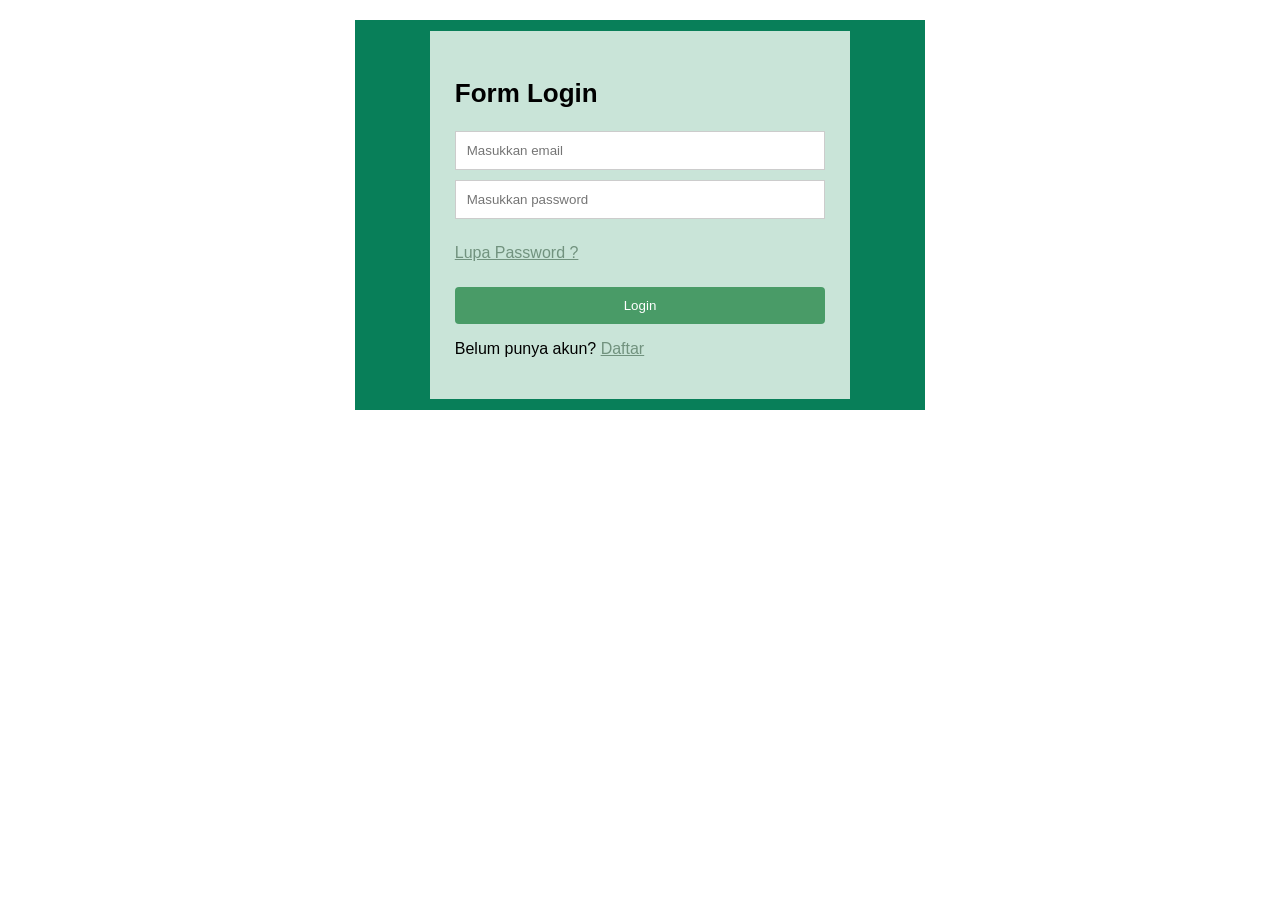
<file: index.html>
<!DOCTYPE html>
<html lang="id">
<head>
    <meta charset="UTF-8">
    <meta name="viewport" content="width=device-width, initial-scale=1.0">
    <title>Form Login</title>
    <link rel="stylesheet" href="index.css">
</head>
<body>
    <div class="container">
        <div class="form-box">
            <h2>Form Login</h2>

            <form>
                <input type="email" placeholder="Masukkan email" required>
                <input type="password" placeholder="Masukkan password" required>

                <a href="#">Lupa Password ?</a>

                <button type="submit">Login</button>
            </form>

            <p>Belum punya akun? <a href="index1.html">Daftar</a></p>
        </div>
    </div>
</body>
</html>
</file>
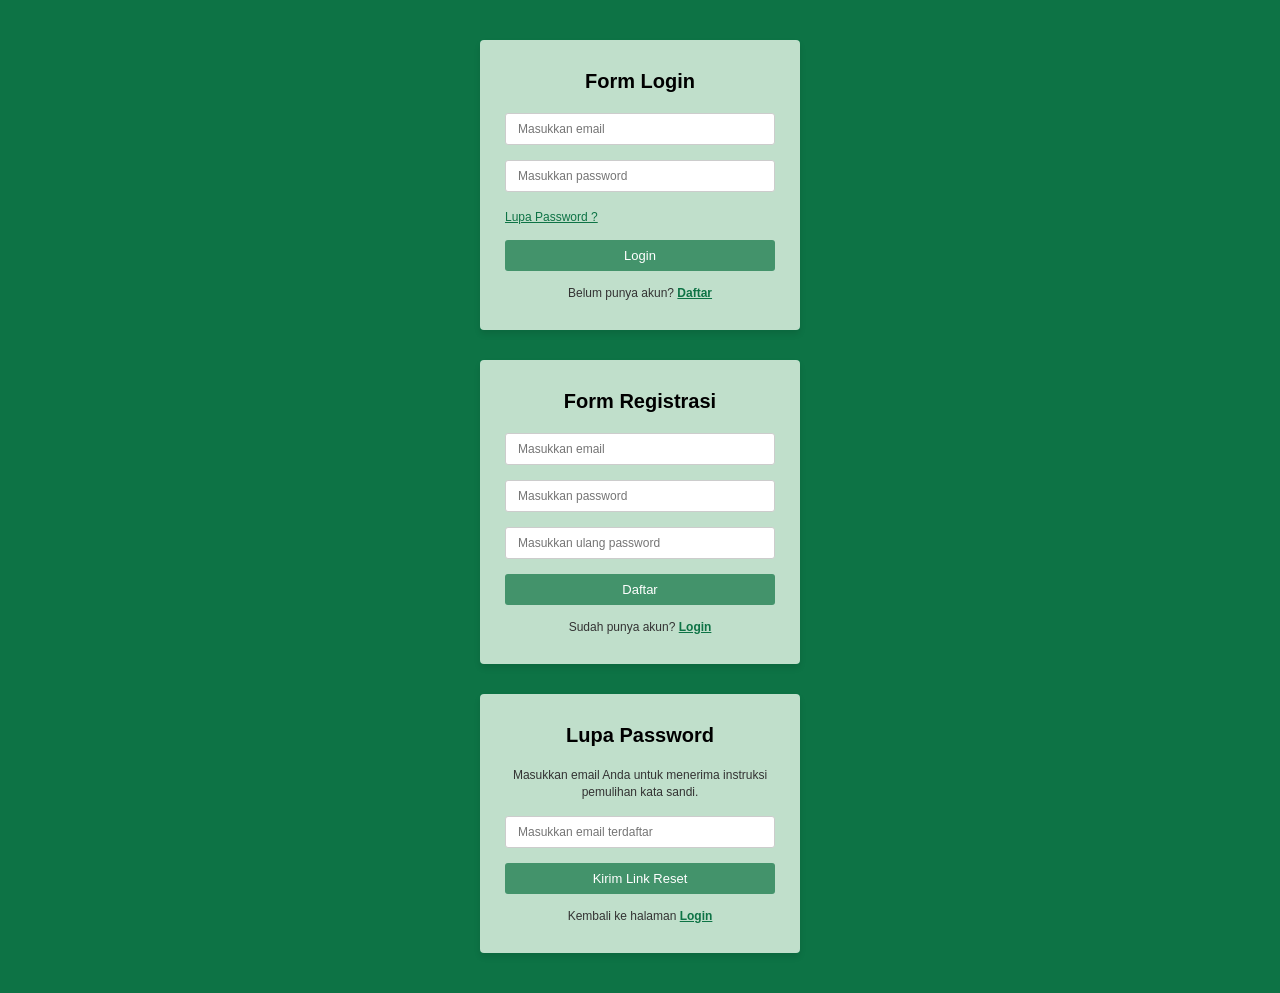
<file: index1.html>
<!DOCTYPE html>
<html lang="id">
<head>
    <meta charset="UTF-8">
    <meta name="viewport" content="width=device-width, initial-scale=1.0">
    <title>Tugas 1 - Form Login, Registrasi & Lupa Password</title>
    <link rel="stylesheet" href="index1.css">
</head>
<body>

    <!-- 1. Form Login -->
    <div class="card">
        <h2>Form Login</h2>
        <form>
            <div class="input-group">
                <input type="email" placeholder="Masukkan email" required>
            </div>
            <div class="input-group">
                <input type="password" placeholder="Masukkan password" required>
            </div>
            <div class="forgot-pass">
                <a href="#lupa-password">Lupa Password ?</a>
            </div>
            <button type="submit" class="btn">Login</button>
            <p class="footer-text">Belum punya akun? <a href="#registrasi">Daftar</a></p>
        </form>
    </div>

    <!-- 2. Form Registrasi (Daftar) -->
    <div class="card" id="registrasi">
        <h2>Form Registrasi</h2>
        <form>
            <div class="input-group">
                <input type="email" placeholder="Masukkan email" required>
            </div>
            <div class="input-group">
                <input type="password" placeholder="Masukkan password" required>
            </div>
            <div class="input-group">
                <input type="password" placeholder="Masukkan ulang password" required>
            </div>
            <button type="submit" class="btn">Daftar</button>
            <p class="footer-text">Sudah punya akun? <a href="#">Login</a></p>
        </form>
    </div>

    <!-- 3. Form Lupa Password -->
    <div class="card" id="lupa-password">
        <h2>Lupa Password</h2>
        <p class="desc">Masukkan email Anda untuk menerima instruksi pemulihan kata sandi.</p>
        <form>
            <div class="input-group">
                <input type="email" placeholder="Masukkan email terdaftar" required>
            </div>
            <button type="submit" class="btn">Kirim Link Reset</button>
            <p class="footer-text">Kembali ke halaman <a href="#">Login</a></p>
        </form>
    </div>

</body>
              </html>
</file>
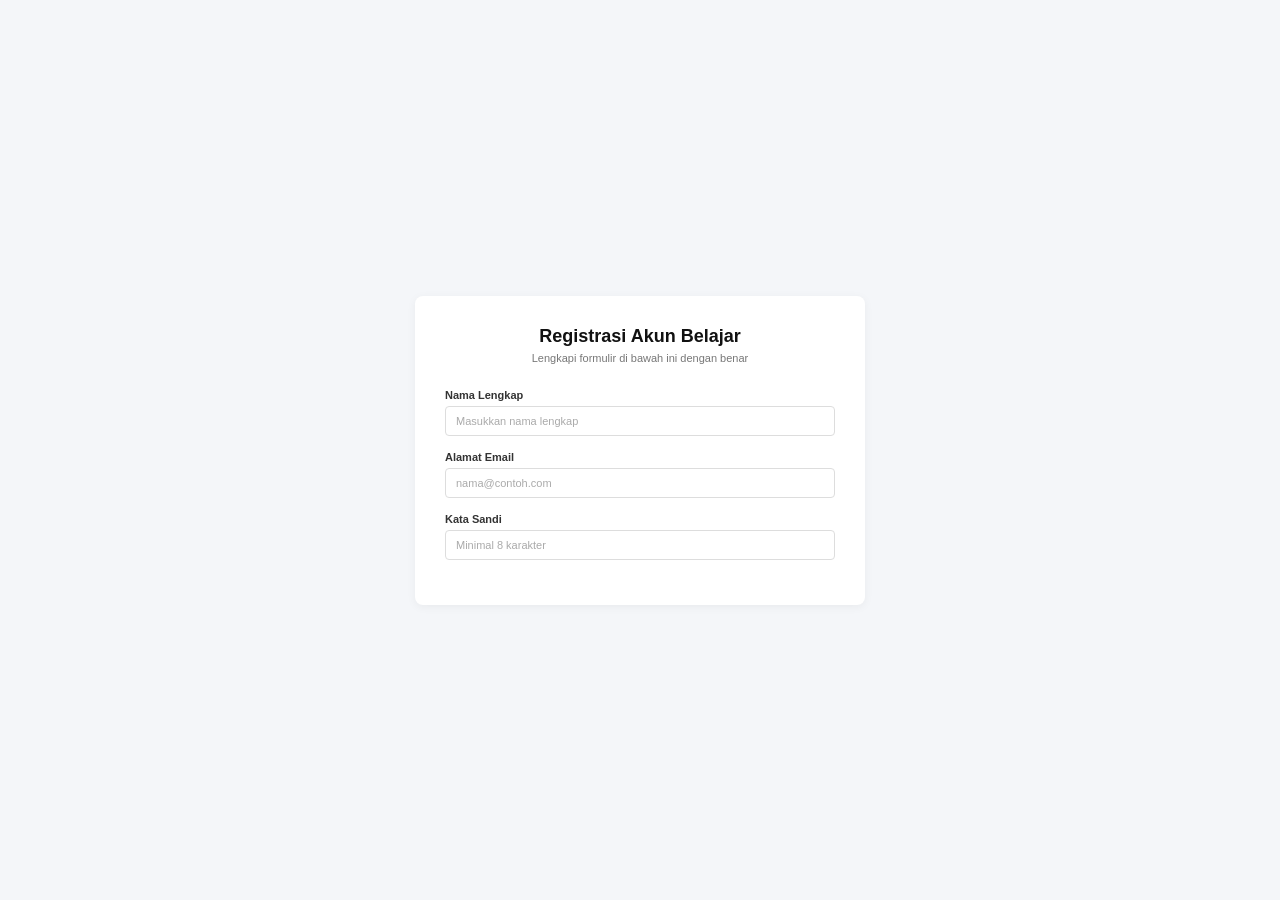
<file: index2.html>
<!DOCTYPE html>
<html lang="id">
<head>
    <meta charset="UTF-8">
    <meta name="viewport" content="width=device-width, initial-scale=1.0">
    <title>Formulasi Registrasi</title>
    <link rel="stylesheet" href="index2.css">
</head>
<body>

    <div class="container">
        <div class="header">
            <h2>Registrasi Akun Belajar</h2>
            <p>Lengkapi formulir di bawah ini dengan benar</p>
        </div>

        <form>
            <div class="form-group">
                <label>Nama Lengkap</label>
                <input type="text" placeholder="Masukkan nama lengkap" required>
            </div>

            <div class="form-group">
                <label>Alamat Email</label>
                <input type="email" placeholder="nama@contoh.com" required>
            </div>

            <div class="form-group">
                <label>Kata Sandi</label>
                <input type="password" placeholder="Minimal 8 karakter" required>
            </div>

            <div class="form-group">
</file>
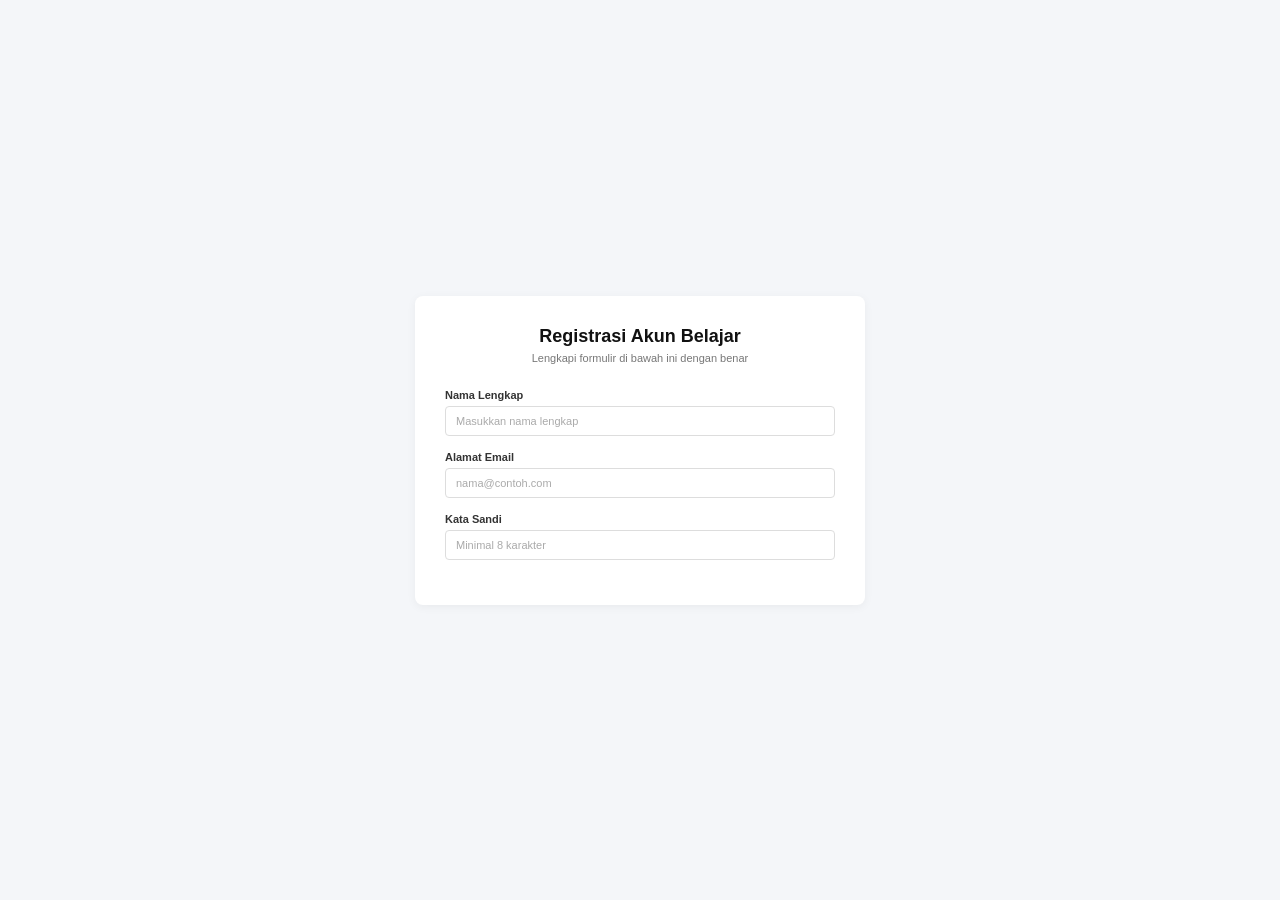
<file: index3.html>
<!DOCTYPE html>
<html lang="id">
<head>
    <meta charset="UTF-8">
    <meta name="viewport" content="width=device-width, initial-scale=1.0">
    <title>Formulasi Registrasi</title>
    <link rel="stylesheet" href="style3.css">
</head>
<body>

    <div class="container">
        <div class="header">
            <h2>Registrasi Akun Belajar</h2>
            <p>Lengkapi formulir di bawah ini dengan benar</p>
        </div>

        <form>
            <div class="form-group">
                <label>Nama Lengkap</label>
                <input type="text" placeholder="Masukkan nama lengkap" required>
            </div>

            <div class="form-group">
                <label>Alamat Email</label>
                <input type="email" placeholder="nama@contoh.com" required>
            </div>

            <div class="form-group">
                <label>Kata Sandi</label>
                <input type="password" placeholder="Minimal 8 karakter" required>
            </div>

            <div class="form-group">
</file>
<file: index.css>
body {
    font-family: Arial, sans-serif;
    margin: 0;
    background: white;
}

.container {
    background: #087f59;
    width: 82%;
    max-width: 570px;
    min-height: 390px;
    margin: 20px auto;
    display: flex;
    justify-content: center;
    align-items: center;
}

.form-box {
    background: #c9e4d8;
    width: 65%;
    padding: 25px;
}

h2 {
    font-size: 26px;
}

input {
    width: 100%;
    padding: 11px;
    margin-bottom: 10px;
    box-sizing: border-box;
    border: 1px solid #ccc;
}

form a {
    display: block;
    color: #71927e;
    margin: 15px 0 25px;
}

button {
    width: 100%;
    padding: 11px;
    background: #499b67;
    color: white;
    border: none;
    border-radius: 4px;
}

p a {
    color: #71927e;
}

@media (max-width: 600px) {
    .container {
        width: 90%;
    }

    .form-box {
        width: 80%;
        padding: 20px;
    }
}
</file>
<file: index1.css>
* {
    box-sizing: border-box;
    font-family: Arial, sans-serif;
    margin: 0;
    padding: 0;
}

body {
    background-color: #0d7345; /* Background hijau tua */
    display: flex;
    flex-direction: column;
    align-items: center;
    gap: 30px;
    padding: 40px 20px;
}

.card {
    background-color: #c0dfcb; /* Warna hijau muda card */
    width: 320px;
    padding: 30px 25px;
    border-radius: 4px;
    text-align: center;
    box-shadow: 0 4px 6px rgba(0, 0, 0, 0.1);
}

.card h2 {
    color: #000;
    margin-bottom: 20px;
    font-size: 20px;
}

.card p.desc {
    font-size: 12px;
    color: #333;
    margin-bottom: 15px;
    line-height: 1.4;
}

.input-group {
    margin-bottom: 15px;
}

.input-group input {
    width: 100%;
    padding: 8px 12px;
    border: 1px solid #ccc;
    border-radius: 3px;
    font-size: 12px;
    outline: none;
}

.forgot-pass {
    text-align: left;
    margin-bottom: 15px;
}

.forgot-pass a {
    color: #0d7345;
    font-size: 12px;
    text-decoration: underline;
}

.btn {
    width: 100%;
    padding: 8px;
    background-color: #43936b;
    color: white;
    border: none;
    border-radius: 3px;
    font-size: 13px;
    cursor: pointer;
    margin-bottom: 15px;
}

.btn:hover {
    background-color: #357856;
}

.footer-text {
    font-size: 12px;
    color: #333;
}

.footer-text a {
    color: #0d7345;
    text-decoration: underline;
    font-weight: bold;
}
</file>
<file: index2.css>
* {
    box-sizing: border-box;
    font-family: Arial, sans-serif;
    margin: 0;
    padding: 0;
}

body {
    background-color: #f4f6f9;
    display: flex;
    justify-content: center;
    align-items: center;
    min-height: 100vh;
    padding: 20px;
}

.container {
    background-color: #ffffff;
    width: 100%;
    max-width: 450px;
    padding: 30px;
    border-radius: 8px;
    box-shadow: 0 2px 10px rgba(0, 0, 0, 0.05);
}

.header {
    text-align: center;
    margin-bottom: 25px;
}

.header h2 {
    font-size: 18px;
    color: #111;
    margin-bottom: 5px;
}

.header p {
    font-size: 11px;
    color: #777;
}

.form-group {
    margin-bottom: 15px;
}

.form-group label {
    display: block;
    font-size: 11px;
    font-weight: bold;
    color: #333;
    margin-bottom: 5px;
}

.form-group input,
.form-group select {
    width: 100%;
    padding: 8px 10px;
    font-size: 11px;
    border: 1px solid #ddd;
    border-radius: 4px;
    outline: none;
    color: #333;
}

.form-group input::placeholder {
    color: #aaa;
}

.form-group input:focus,
.form-group select:focus {
    border-color: #2563eb;
}

.btn-submit {
    width: 100%;
    padding: 10px;
    background-color: #2563eb; /* Warna tombol biru */
    color: white;
    border: none;
    border-radius: 4px;
    font-size: 12px;
    font-weight: bold;
    cursor: pointer;
    margin-top: 10px;
}

.btn-submit:hover {
    background-color: #1d4ed8;
}
</file>
<file: style3.css>
* {
    box-sizing: border-box;
    font-family: Arial, sans-serif;
    margin: 0;
    padding: 0;
}

body {
    background-color: #f4f6f9;
    display: flex;
    justify-content: center;
    align-items: center;
    min-height: 100vh;
    padding: 20px;
}

.container {
    background-color: #ffffff;
    width: 100%;
    max-width: 450px;
    padding: 30px;
    border-radius: 8px;
    box-shadow: 0 2px 10px rgba(0, 0, 0, 0.05);
}

.header {
    text-align: center;
    margin-bottom: 25px;
}

.header h2 {
    font-size: 18px;
    color: #111;
    margin-bottom: 5px;
}

.header p {
    font-size: 11px;
    color: #777;
}

.form-group {
    margin-bottom: 15px;
}

.form-group label {
    display: block;
    font-size: 11px;
    font-weight: bold;
    color: #333;
    margin-bottom: 5px;
}

.form-group input,
.form-group select {
    width: 100%;
    padding: 8px 10px;
    font-size: 11px;
    border: 1px solid #ddd;
    border-radius: 4px;
    outline: none;
    color: #333;
}

.form-group input::placeholder {
    color: #aaa;
}

.form-group input:focus,
.form-group select:focus {
    border-color: #2563eb;
}

.btn-submit {
    width: 100%;
    padding: 10px;
    background-color: #2563eb; /* Warna tombol biru */
    color: white;
    border: none;
    border-radius: 4px;
    font-size: 12px;
    font-weight: bold;
    cursor: pointer;
    margin-top: 10px;
}

.btn-submit:hover {
    background-color: #1d4ed8;
}
</file>
